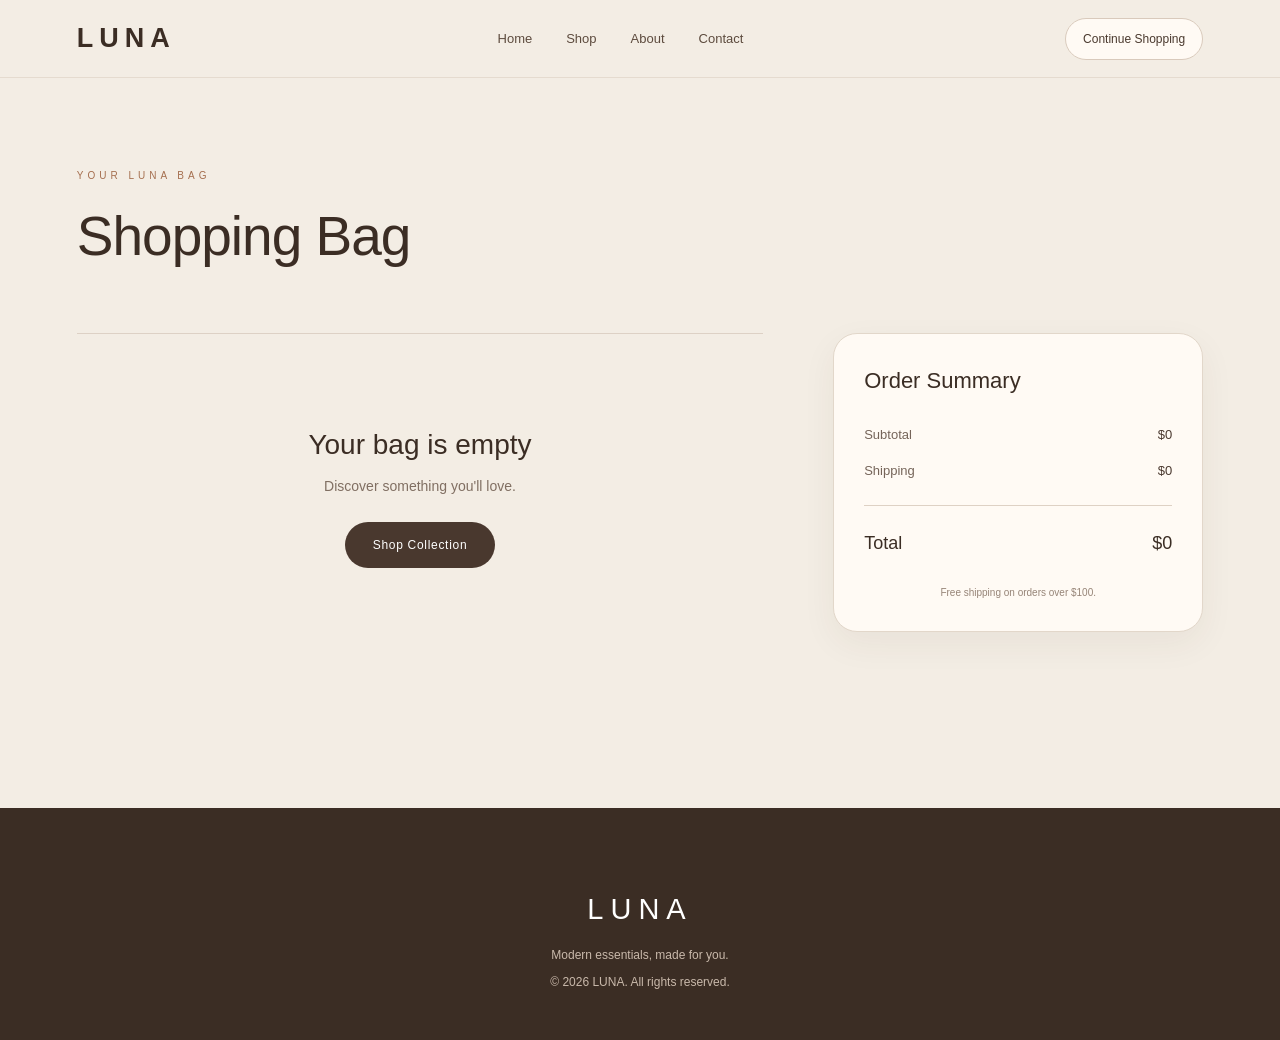
<file: cart.html>
<!DOCTYPE html>
<html lang="en">

<head>

    <meta charset="UTF-8">

    <meta
        name="viewport"
        content="width=device-width, initial-scale=1.0">

    <title>Your Bag — LUNA</title>

    <link
        rel="stylesheet"
        href="style.css">

</head>


<body>


    <!-- NAVBAR -->

    <header class="navbar">

        <a
            href="index.html"
            class="logo">

            LUNA

        </a>


        <nav class="nav-links">

            <a href="index.html">
                Home
            </a>

            <a href="shop.html">
                Shop
            </a>

            <a href="about.html">
                About
            </a>

            <a href="contact.html">
                Contact
            </a>

        </nav>


        <div class="nav-actions">

            <a href="shop.html">
                Continue Shopping
            </a>

        </div>

    </header>



    <!-- CART -->

    <main class="cart-page">

        <div class="cart-heading">

            <p>
                YOUR LUNA BAG
            </p>

            <h1>
                Shopping Bag
            </h1>

        </div>


        <div class="cart-layout">


            <!-- CART ITEMS -->

            <section>

                <div
                    id="cart-items"
                    class="cart-items">
                </div>


                <!-- EMPTY CART -->

                <div
                    id="empty-cart"
                    class="empty-cart"
                    style="display:none;">

                    <h2>
                        Your bag is empty
                    </h2>

                    <p>
                        Discover something you'll love.
                    </p>

                    <a
                        href="shop.html"
                        class="continue-button">

                        Shop Collection

                    </a>

                </div>

            </section>



            <!-- SUMMARY -->

            <aside class="cart-summary">

                <h2>
                    Order Summary
                </h2>


                <div class="summary-row">

                    <span>
                        Subtotal
                    </span>

                    <span id="subtotal">
                        $0
                    </span>

                </div>


                <div class="summary-row">

                    <span>
                        Shipping
                    </span>

                    <span id="shipping">
                        $0
                    </span>

                </div>


                <div class="summary-line">
                </div>


                <div class="summary-total">

                    <span>
                        Total
                    </span>

                    <span id="total">
                        $0
                    </span>

                </div>


                <a
                    href="checkout.html"
                    id="checkout-button"
                    class="checkout-button">

                    Proceed to Checkout

                </a>


                <p class="shipping-note">

                    Free shipping on orders over $100.

                </p>

            </aside>

        </div>

    </main>



    <!-- FOOTER -->

    <footer>

        <div class="footer-logo">
            LUNA
        </div>

        <p>
            Modern essentials, made for you.
        </p>

        <p>
            © 2026 LUNA. All rights reserved.
        </p>

    </footer>



    <script src="js/products.js"></script>

    <script src="js/cart.js"></script>

</body>

</html>
</file>
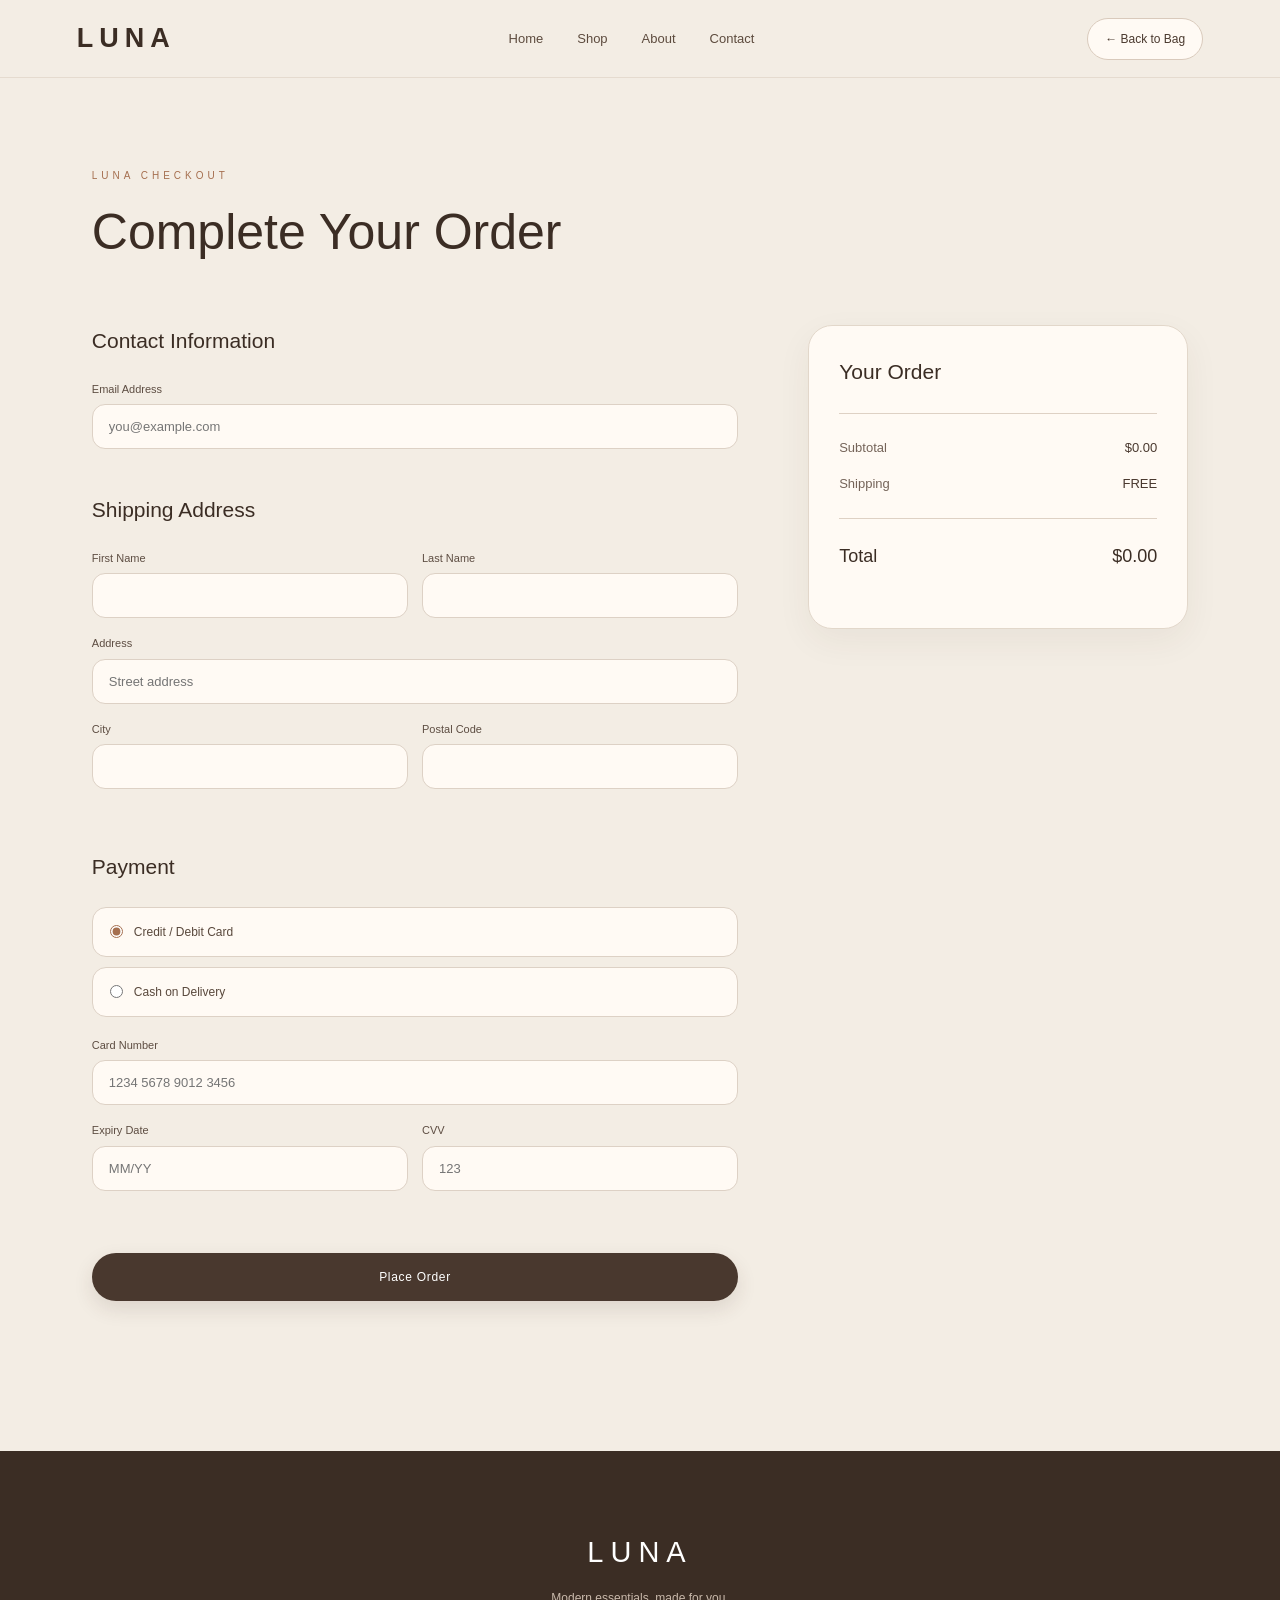
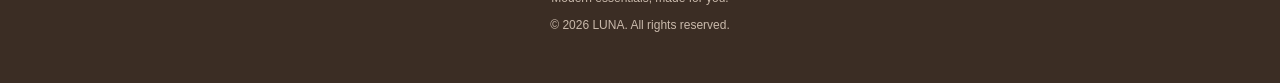
<file: checkout.html>
<!DOCTYPE html>
<html lang="en">

<head>

    <meta charset="UTF-8">

    <meta
        name="viewport"
        content="width=device-width, initial-scale=1.0">

    <title>Checkout — LUNA</title>

    <link
        rel="stylesheet"
        href="style.css">

</head>


<body>


    <!-- NAVBAR -->

    <header class="navbar">

        <a
            href="index.html"
            class="logo">

            LUNA

        </a>


        <nav class="nav-links">

            <a href="index.html">
                Home
            </a>

            <a href="shop.html">
                Shop
            </a>

            <a href="about.html">
                About
            </a>

            <a href="contact.html">
                Contact
            </a>

        </nav>


        <div class="nav-actions">

            <a href="cart.html">
                ← Back to Bag
            </a>

        </div>

    </header>



    <!-- CHECKOUT -->

    <main class="checkout-page">


        <div class="checkout-heading">

            <p>
                LUNA CHECKOUT
            </p>

            <h1>
                Complete Your Order
            </h1>

        </div>



        <div class="checkout-layout">


            <!-- FORM -->

            <section class="checkout-form">

                <form id="checkout-form">


                    <!-- CONTACT -->

                    <div class="checkout-section">

                        <h2>
                            Contact Information
                        </h2>


                        <div class="form-group">

                            <label for="email">
                                Email Address
                            </label>

                            <input
                                type="email"
                                id="email"
                                placeholder="you@example.com"
                                required>

                        </div>

                    </div>



                    <!-- SHIPPING -->

                    <div class="checkout-section">

                        <h2>
                            Shipping Address
                        </h2>


                        <div class="form-row">

                            <div class="form-group">

                                <label for="first-name">
                                    First Name
                                </label>

                                <input
                                    type="text"
                                    id="first-name"
                                    required>

                            </div>


                            <div class="form-group">

                                <label for="last-name">
                                    Last Name
                                </label>

                                <input
                                    type="text"
                                    id="last-name"
                                    required>

                            </div>

                        </div>


                        <div class="form-group">

                            <label for="address">
                                Address
                            </label>

                            <input
                                type="text"
                                id="address"
                                placeholder="Street address"
                                required>

                        </div>


                        <div class="form-row">

                            <div class="form-group">

                                <label for="city">
                                    City
                                </label>

                                <input
                                    type="text"
                                    id="city"
                                    required>

                            </div>


                            <div class="form-group">

                                <label for="postal">
                                    Postal Code
                                </label>

                                <input
                                    type="text"
                                    id="postal"
                                    required>

                            </div>

                        </div>

                    </div>



                    <!-- PAYMENT -->

                    <div class="checkout-section">

                        <h2>
                            Payment
                        </h2>


                        <div class="payment-methods">

                            <label class="payment-option">

                                <input
                                    type="radio"
                                    name="payment"
                                    value="card"
                                    checked>

                                <span>
                                    Credit / Debit Card
                                </span>

                            </label>


                            <label class="payment-option">

                                <input
                                    type="radio"
                                    name="payment"
                                    value="cash">

                                <span>
                                    Cash on Delivery
                                </span>

                            </label>

                        </div>


                        <div
                            id="card-fields"
                            class="card-fields">


                            <div class="form-group">

                                <label for="card-number">
                                    Card Number
                                </label>

                                <input
                                    type="text"
                                    id="card-number"
                                    placeholder="1234 5678 9012 3456"
                                    maxlength="19">

                            </div>


                            <div class="form-row">

                                <div class="form-group">

                                    <label for="expiry">
                                        Expiry Date
                                    </label>

                                    <input
                                        type="text"
                                        id="expiry"
                                        placeholder="MM/YY"
                                        maxlength="5">

                                </div>


                                <div class="form-group">

                                    <label for="cvv">
                                        CVV
                                    </label>

                                    <input
                                        type="password"
                                        id="cvv"
                                        placeholder="123"
                                        maxlength="3">

                                </div>

                            </div>

                        </div>

                    </div>



                    <button
                        type="submit"
                        class="place-order">

                        Place Order

                    </button>


                </form>

            </section>



            <!-- ORDER SUMMARY -->

            <aside class="checkout-summary">

                <h2>
                    Your Order
                </h2>


                <div
                    id="checkout-items"
                    class="checkout-items">
                </div>


                <div class="summary-line">
                </div>


                <div class="summary-row">

                    <span>
                        Subtotal
                    </span>

                    <span id="checkout-subtotal">
                        $0
                    </span>

                </div>


                <div class="summary-row">

                    <span>
                        Shipping
                    </span>

                    <span id="checkout-shipping">
                        $0
                    </span>

                </div>


                <div class="summary-line">
                </div>


                <div class="summary-total">

                    <span>
                        Total
                    </span>

                    <span id="checkout-total">
                        $0
                    </span>

                </div>

            </aside>

        </div>

    </main>



    <!-- FOOTER -->

    <footer>

        <div class="footer-logo">
            LUNA
        </div>

        <p>
            Modern essentials, made for you.
        </p>

        <p>
            © 2026 LUNA. All rights reserved.
        </p>

    </footer>



    <script src="js/products.js"></script>

    <script src="js/main.js"></script>

    <script src="js/checkout.js"></script>

</body>

</html>
</file>
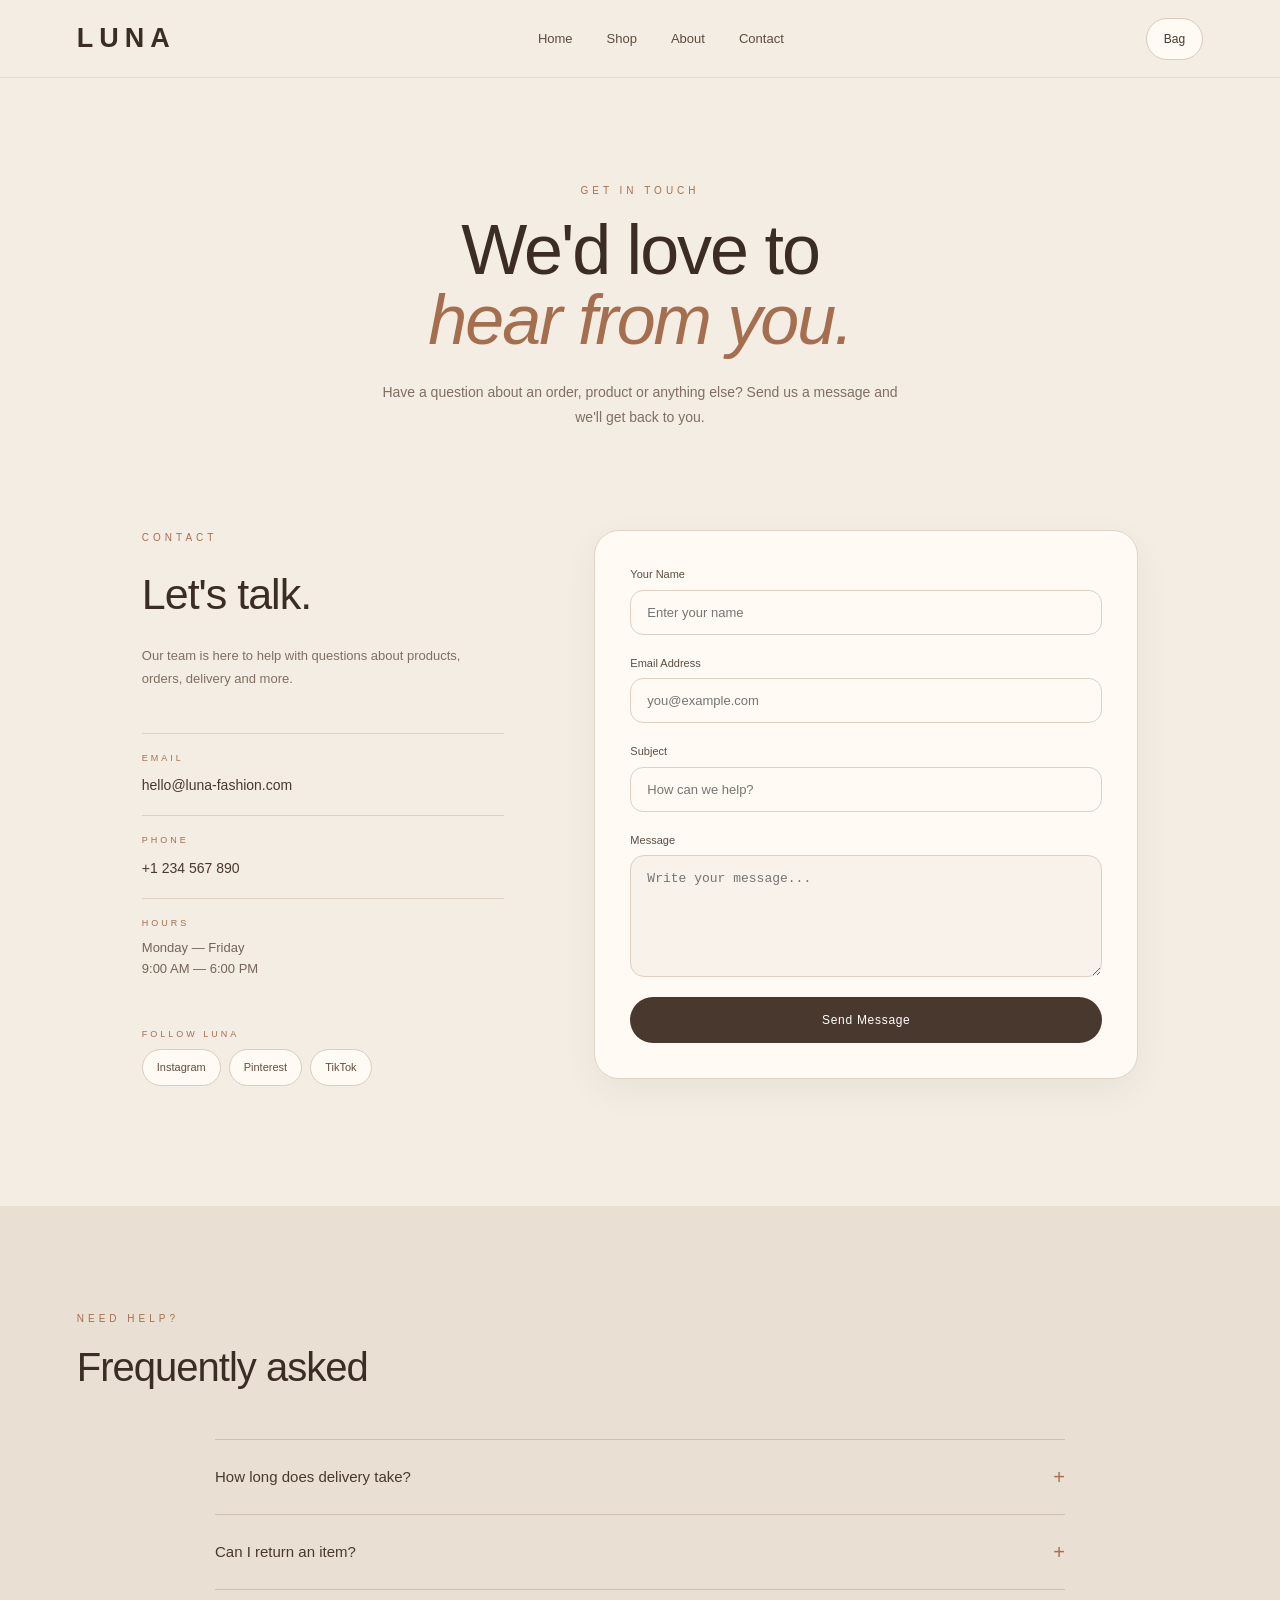
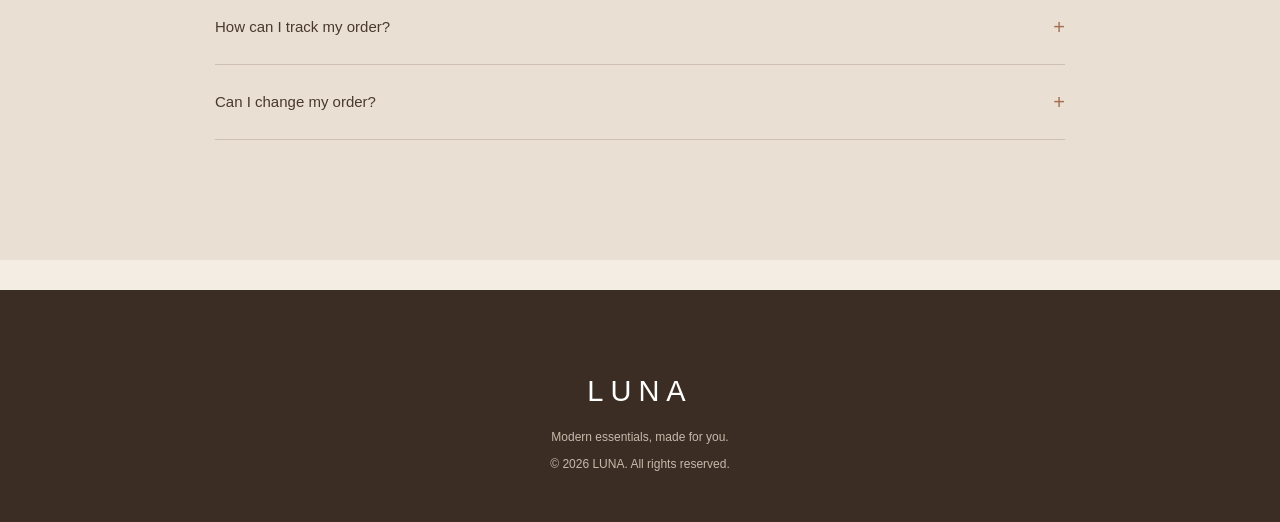
<file: contact.html>
<!DOCTYPE html>
<html lang="en">

<head>
    <meta charset="UTF-8">
    <meta name="viewport" content="width=device-width, initial-scale=1.0">

    <title>Contact | LUNA</title>

    <link rel="stylesheet" href="style.css">
</head>

<body>


    <!-- NAVBAR -->

    <nav class="navbar">

        <a href="index.html" class="logo">
            LUNA
        </a>

        <div class="nav-links">

            <a href="index.html">
                Home
            </a>

            <a href="shop.html">
                Shop
            </a>

            <a href="about.html">
                About
            </a>

            <a href="contact.html">
                Contact
            </a>

        </div>

        <div class="nav-actions">

           

            <a href="cart.html">
                Bag
            </a>

        </div>

    </nav>



    <!-- CONTACT HERO -->

    <section class="contact-hero">

        <p class="about-label">
            GET IN TOUCH
        </p>

        <h1>
            We'd love to
            <span>hear from you.</span>
        </h1>

        <p>
            Have a question about an order, product or
            anything else? Send us a message and we'll
            get back to you.
        </p>

    </section>



    <!-- CONTACT SECTION -->

    <section class="contact-section">


        <!-- CONTACT INFORMATION -->

        <div class="contact-info">

            <p class="about-label">
                CONTACT
            </p>

            <h2>
                Let's talk.
            </h2>

            <p class="contact-intro">
                Our team is here to help with questions
                about products, orders, delivery and more.
            </p>


            <div class="contact-detail">

                <span>
                    EMAIL
                </span>

                <a href="mailto:hello@luna-fashion.com">
                    hello@luna-fashion.com
                </a>

            </div>


            <div class="contact-detail">

                <span>
                    PHONE
                </span>

                <a href="tel:+1234567890">
                    +1 234 567 890
                </a>

            </div>


            <div class="contact-detail">

                <span>
                    HOURS
                </span>

                <p>
                    Monday — Friday
                    <br>
                    9:00 AM — 6:00 PM
                </p>

            </div>


            <div class="contact-social">

                <span>
                    FOLLOW LUNA
                </span>

                <div>

                    <a href="#">
                        Instagram
                    </a>

                    <a href="#">
                        Pinterest
                    </a>

                    <a href="#">
                        TikTok
                    </a>

                </div>

            </div>

        </div>



        <!-- CONTACT FORM -->

        <div class="contact-form-wrapper">

            <form
                class="contact-form"
                id="contact-form"
            >

                <div class="form-group">

                    <label for="contact-name">
                        Your Name
                    </label>

                    <input
                        type="text"
                        id="contact-name"
                        placeholder="Enter your name"
                        required
                    >

                </div>


                <div class="form-group">

                    <label for="contact-email">
                        Email Address
                    </label>

                    <input
                        type="email"
                        id="contact-email"
                        placeholder="you@example.com"
                        required
                    >

                </div>


                <div class="form-group">

                    <label for="contact-subject">
                        Subject
                    </label>

                    <input
                        type="text"
                        id="contact-subject"
                        placeholder="How can we help?"
                        required
                    >

                </div>


                <div class="form-group">

                    <label for="contact-message">
                        Message
                    </label>

                    <textarea
                        id="contact-message"
                        rows="6"
                        placeholder="Write your message..."
                        required
                    ></textarea>

                </div>


                <button
                    type="submit"
                    class="contact-submit"
                >
                    Send Message
                </button>

            </form>

        </div>

    </section>



    <!-- FAQ -->

    <section class="contact-faq">

        <div class="section-heading">

            <p>
                NEED HELP?
            </p>

            <h2>
                Frequently asked
            </h2>

        </div>


        <div class="faq-list">

            <details>

                <summary>
                    How long does delivery take?
                </summary>

                <p>
                    Orders are usually processed within
                    1–2 business days. Delivery times vary
                    depending on your location.
                </p>

            </details>


            <details>

                <summary>
                    Can I return an item?
                </summary>

                <p>
                    Yes. Eligible items can be returned
                    according to our return policy.
                </p>

            </details>


            <details>

                <summary>
                    How can I track my order?
                </summary>

                <p>
                    Once your order has been shipped,
                    you'll receive tracking information
                    through email.
                </p>

            </details>


            <details>

                <summary>
                    Can I change my order?
                </summary>

                <p>
                    Contact us as soon as possible after
                    placing your order and we'll check
                    whether changes can still be made.
                </p>

            </details>

        </div>

    </section>



    <!-- FOOTER -->

    <footer>

        <div class="footer-logo">
            LUNA
        </div>

        <p>
            Modern essentials, made for you.
        </p>

        <p>
            © 2026 LUNA. All rights reserved.
        </p>

    </footer>



    <!-- CONTACT FORM DEMO -->

    <script>

        const contactForm =
            document.getElementById("contact-form");

        contactForm.addEventListener("submit", function(event) {

            event.preventDefault();

            alert(
                "Thank you for contacting LUNA! We will get back to you soon."
            );

            contactForm.reset();

        });

    </script>


</body>

</html>
</file>
<file: style.css>
/* =========================================================
   LUNA — AUTUMN BEIGE COLLECTION
   Warm • Elegant • Rounded • Modern E-Commerce
========================================================= */

* {
    margin: 0;
    padding: 0;
    box-sizing: border-box;
}

html {
    scroll-behavior: smooth;
}

body {
    font-family: Arial, sans-serif;
    background: #f3ede4;
    color: #3b3028;
    line-height: 1.5;
    overflow-x: hidden;
}

a {
    text-decoration: none;
    color: inherit;
}

button,
input,
select {
    font-family: inherit;
}

button {
    border: none;
    background: none;
    cursor: pointer;
}

img {
    display: block;
    max-width: 100%;
}


/* =========================================================
   COLOR SYSTEM
========================================================= */

/*
   Main beige      #f3ede4
   Cream           #faf7f2
   Card            #fffdf9
   Brown           #49382e
   Dark brown      #2f241e
   Autumn         #a56f4f
   Soft brown      #8d725f
   Border          #e1d6c9
*/


/* =========================================================
   NAVBAR
========================================================= */

.navbar {
    height: 78px;
    padding: 0 6%;

    display: flex;
    align-items: center;
    justify-content: space-between;

    background: rgba(243, 237, 228, 0.94);

    border-bottom: 1px solid #e5dbcf;

    position: sticky;
    top: 0;
    z-index: 100;

    backdrop-filter: blur(15px);
    -webkit-backdrop-filter: blur(15px);
}

.logo {
    font-size: 27px;
    font-weight: 600;
    letter-spacing: 6px;

    color: #3b2d24;

    transition: 0.3s ease;
}

.logo:hover {
    color: #a56f4f;
}

.nav-links {
    display: flex;
    align-items: center;
    gap: 34px;
}

.nav-links a {
    position: relative;

    font-size: 13px;
    color: #5d4b3e;

    padding: 8px 0;

    transition: 0.3s ease;
}

.nav-links a::after {
    content: "";

    position: absolute;

    left: 50%;
    bottom: 0;

    width: 0;
    height: 2px;

    background: #a56f4f;

    border-radius: 10px;

    transform: translateX(-50%);

    transition: 0.3s ease;
}

.nav-links a:hover {
    color: #a56f4f;
}

.nav-links a:hover::after {
    width: 18px;
}

.nav-actions {
    display: flex;
    align-items: center;
    gap: 10px;
}

.nav-actions button,
.nav-actions a {
    min-width: 42px;
    height: 42px;

    display: flex;
    align-items: center;
    justify-content: center;

    border-radius: 50px;

    color: #4a392e;

    transition:
        background 0.3s ease,
        color 0.3s ease,
        transform 0.3s ease;
}

.nav-actions button {
    font-size: 19px;
}

.nav-actions button:hover {
    background: #fffaf4;
    color: #a56f4f;
    transform: translateY(-2px);
}

.nav-actions a {
    padding: 0 17px;

    font-size: 12px;

    border: 1px solid #d9cabc;

    background: #fffaf4;
}

.nav-actions a:hover {
    background: #49382e;
    border-color: #49382e;
    color: white;

    transform: translateY(-2px);
}


/* =========================================================
   HERO
========================================================= */

.hero {
    min-height: 78vh;

    margin: 18px 3% 0;

    display: flex;
    align-items: center;

    position: relative;
    overflow: hidden;

    border-radius: 28px;

    background:
        linear-gradient(
            90deg,
            rgba(49, 35, 27, 0.62),
            rgba(49, 35, 27, 0.15)
        ),
        url("https://images.unsplash.com/photo-1496747611176-843222e1e57c?auto=format&fit=crop&w=1800&q=90");

    background-size: cover;
    background-position: center;
}

.hero-content {
    position: relative;
    z-index: 2;

    color: white;

    max-width: 650px;

    padding: 8%;
}

.hero-small {
    font-size: 10px;

    letter-spacing: 4px;

    margin-bottom: 20px;

    color: #f0dfce;
}

.hero h1 {
    font-size: clamp(48px, 6vw, 82px);

    line-height: 0.98;

    font-weight: 400;

    letter-spacing: -2px;

    margin-bottom: 25px;
}

.hero-content > p:not(.hero-small) {
    max-width: 500px;

    font-size: 16px;

    line-height: 1.8;

    color: rgba(255,255,255,0.88);

    margin-bottom: 32px;
}


/* =========================================================
   BUTTON SYSTEM
========================================================= */

.hero-button,
.add-cart,
.details-cart,
.checkout-button,
.place-order,
.continue-button {

    display: inline-flex;

    align-items: center;
    justify-content: center;

    border-radius: 50px;

    font-size: 12px;

    letter-spacing: 0.7px;

    transition:
        transform 0.3s ease,
        background 0.3s ease,
        box-shadow 0.3s ease,
        color 0.3s ease;
}


/* HERO BUTTON */

.hero-button {
    padding: 15px 28px;

    background: #fffaf4;

    color: #3b2d24;

    box-shadow:
        0 10px 25px rgba(0,0,0,0.12);
}

.hero-button:hover {
    background: #d49a76;

    color: white;

    transform: translateY(-3px);

    box-shadow:
        0 14px 30px rgba(0,0,0,0.18);
}


/* =========================================================
   SECTIONS
========================================================= */

.categories,
.featured {
    padding: 105px 6%;
}

.section-heading {
    margin-bottom: 42px;
}

.section-heading p {
    font-size: 10px;

    letter-spacing: 4px;

    color: #a56f4f;

    margin-bottom: 11px;
}

.section-heading h2 {
    font-size: 40px;

    font-weight: 400;

    letter-spacing: -1px;

    color: #3b2d24;
}


/* =========================================================
   CATEGORY CARDS
========================================================= */

.category-grid {
    display: grid;

    grid-template-columns: repeat(3, 1fr);

    gap: 22px;
}

.category-card {
    position: relative;

    overflow: hidden;

    border-radius: 22px;

    background: #fffaf4;

    box-shadow:
        0 10px 30px rgba(82, 59, 43, 0.07);

    cursor: pointer;
}

.category-image {
    height: 500px;

    background-size: cover;
    background-position: center;

    transition:
        transform 0.7s cubic-bezier(0.2, 0.7, 0.2, 1);
}

.category-card:hover .category-image {
    transform: scale(1.06);
}

.category-card::after {
    content: "";

    position: absolute;

    inset: 0;

    background:
        linear-gradient(
            transparent 45%,
            rgba(45,31,23,0.55)
        );

    pointer-events: none;
}

.dresses {
    background-image:
        url("https://images.unsplash.com/photo-1595777457583-95e059d581b8?auto=format&fit=crop&w=1000&q=90");
}

.tops {
    background-image:
        url("https://images.unsplash.com/photo-1551488831-00ddcb6c6bd3?auto=format&fit=crop&w=1000&q=90");
}

.shoes {
    background-image:
        url("https://images.unsplash.com/photo-1543163521-1bf539c55dd2?auto=format&fit=crop&w=1000&q=90");
}

.category-card h3 {
    position: absolute;

    z-index: 3;

    left: 25px;
    bottom: 23px;

    color: white;

    font-size: 23px;

    font-weight: 400;
}


/* =========================================================
   PRODUCT GRID
========================================================= */

.product-grid {
    display: grid;

    grid-template-columns: repeat(4, 1fr);

    gap: 22px;
}


/* =========================================================
   PRODUCT CARD
========================================================= */

.product-card {
    position: relative;

    background: #fffdf9;

    border: 1px solid #e9dfd4;

    border-radius: 20px;

    overflow: hidden;

    box-shadow:
        0 7px 22px rgba(79, 57, 42, 0.05);

    transition:
        transform 0.4s ease,
        box-shadow 0.4s ease,
        border-color 0.4s ease;
}

.product-card:hover {
    transform: translateY(-7px);

    border-color: #d8c4b3;

    box-shadow:
        0 18px 40px rgba(79, 57, 42, 0.12);
}


/* IMAGE WRAPPER FEEL */

.product-card > a {
    display: block;

    position: relative;

    overflow: hidden;

    background: #eee5da;
}

.product-image {
    width: 100%;

    aspect-ratio: 3 / 4;

    object-fit: cover;

    transition:
        transform 0.7s cubic-bezier(0.2, 0.7, 0.2, 1);
}

.product-card:hover .product-image {
    transform: scale(1.055);
}


/* PRODUCT INFO */

.product-info {
    padding: 18px 18px 20px;
}

.product-info h3 {
    font-size: 15px;

    font-weight: 400;

    color: #3d3028;

    margin-bottom: 7px;
}

.product-price {
    color: #9b6c50;

    font-size: 14px;

    font-weight: 500;
}


/* =========================================================
   PRODUCT ACTIONS
========================================================= */

.product-actions {
    position: absolute;

    top: 14px;
    right: 14px;

    z-index: 5;

    display: flex;

    flex-direction: column;

    gap: 8px;
}

.product-actions button {
    width: 40px;
    height: 40px;

    display: flex;

    align-items: center;
    justify-content: center;

    border-radius: 50%;

    background: rgba(255,250,244,0.95);

    color: #594438;

    font-size: 17px;

    box-shadow:
        0 6px 18px rgba(50,35,25,0.13);

    transition:
        transform 0.3s ease,
        background 0.3s ease,
        color 0.3s ease;
}

.product-actions button:hover {
    background: #a56f4f;

    color: white;

    transform: scale(1.1);
}


/* =========================================================
   ADD TO BAG
========================================================= */

.add-cart {
    width: 100%;

    padding: 13px 18px;

    margin-top: 13px;

    background: #49382e;

    color: white;

    box-shadow:
        0 5px 15px rgba(65,45,33,0.12);
}

.add-cart:hover {
    background: #a56f4f;

    transform: translateY(-2px);

    box-shadow:
        0 9px 20px rgba(165,111,79,0.20);
}


/* =========================================================
   SHOP HEADER
========================================================= */

.shop-header {
    text-align: center;

    padding: 95px 20px 60px;
}

.shop-header > p:first-child {
    font-size: 10px;

    letter-spacing: 4px;

    color: #a56f4f;

    margin-bottom: 14px;
}

.shop-header h1 {
    font-size: clamp(48px, 6vw, 68px);

    font-weight: 400;

    letter-spacing: -2px;

    color: #3b2d24;

    margin-bottom: 18px;
}

.shop-description {
    max-width: 520px;

    margin: auto;

    color: #806f62;

    font-size: 14px;

    line-height: 1.8;
}


/* =========================================================
   SHOP SECTION
========================================================= */

.shop-section {
    padding: 0 6% 110px;
}


/* =========================================================
   SHOP FILTERS
========================================================= */

.shop-controls {
    display: flex;

    gap: 10px;

    flex-wrap: wrap;

    padding: 14px;

    margin-bottom: 28px;

    background: #fffaf4;

    border: 1px solid #e4d8cb;

    border-radius: 18px;

    box-shadow:
        0 8px 25px rgba(76,54,40,0.04);
}

.search-box {
    flex: 1;

    min-width: 220px;
}

.search-box input {
    width: 100%;

    height: 45px;

    padding: 0 17px;

    border: 1px solid #dfd2c5;

    border-radius: 50px;

    background: #f7f1e9;

    color: #3b3028;

    font-size: 13px;

    outline: none;

    transition:
        background 0.3s ease,
        border-color 0.3s ease,
        box-shadow 0.3s ease;
}

.search-box input::placeholder {
    color: #9b8b7e;
}

.search-box input:focus {
    background: white;

    border-color: #b88b6c;

    box-shadow:
        0 0 0 4px rgba(165,111,79,0.08);
}

.shop-controls select {
    height: 45px;

    padding: 0 38px 0 16px;

    border: 1px solid #dfd2c5;

    border-radius: 50px;

    background: #f7f1e9;

    color: #5a493d;

    font-size: 12px;

    outline: none;

    cursor: pointer;

    transition: 0.3s ease;
}

.shop-controls select:hover,
.shop-controls select:focus {
    background: white;

    border-color: #b88b6c;
}


/* =========================================================
   SHOP TOP
========================================================= */

.shop-top {
    display: flex;

    align-items: center;
    justify-content: space-between;

    margin-bottom: 24px;
}

.shop-top p {
    font-size: 12px;

    color: #8b796c;
}


/* =========================================================
   PRODUCT DETAILS
========================================================= */

.product-details {
    max-width: 1250px;

    margin: auto;

    padding: 90px 6% 120px;

    display: grid;

    grid-template-columns: 1fr 1fr;

    gap: 85px;

    align-items: start;
}

.product-details-image {
    overflow: hidden;

    border-radius: 25px;

    background: #fffaf4;

    box-shadow:
        0 12px 35px rgba(72,50,37,0.08);
}

.product-details-image img {
    width: 100%;

    aspect-ratio: 3 / 4;

    object-fit: cover;

    transition: transform 0.7s ease;
}

.product-details-image:hover img {
    transform: scale(1.025);
}


/* =========================================================
   PRODUCT DETAILS INFO
========================================================= */

.product-details-info {
    padding-top: 25px;
}

.product-category {
    font-size: 10px;

    letter-spacing: 4px;

    color: #a56f4f;

    margin-bottom: 20px;
}

.product-details-info h1 {
    font-size: clamp(38px, 4vw, 55px);

    font-weight: 400;

    line-height: 1.05;

    letter-spacing: -1.5px;

    color: #3b2d24;

    margin-bottom: 20px;
}

.details-price {
    font-size: 21px;

    color: #9b6c50;

    font-weight: 500;

    margin-bottom: 30px;
}

.product-description {
    max-width: 500px;

    color: #77685d;

    font-size: 14px;

    line-height: 1.9;

    margin-bottom: 40px;
}


/* =========================================================
   QUANTITY
========================================================= */

.quantity-section {
    margin-bottom: 28px;
}

.quantity-section > p {
    font-size: 12px;

    color: #5d4d42;

    margin-bottom: 10px;
}

.quantity-control {
    width: 135px;

    display: flex;

    align-items: center;
    justify-content: space-between;

    border: 1px solid #dcd0c3;

    border-radius: 50px;

    background: #fffaf4;

    overflow: hidden;
}

.quantity-control button {
    width: 42px;
    height: 42px;

    color: #574438;

    transition: background 0.25s ease;
}

.quantity-control button:hover {
    background: #eaded1;
}

.quantity-control span {
    font-size: 13px;
}


/* =========================================================
   PRODUCT BUTTONS
========================================================= */

.product-buttons {
    display: flex;

    gap: 10px;

    margin-bottom: 50px;
}

.details-cart {
    flex: 1;

    padding: 16px 20px;

    background: #49382e;

    color: white;

    box-shadow:
        0 8px 20px rgba(65,45,33,0.12);
}

.details-cart:hover {
    background: #a56f4f;

    transform: translateY(-2px);

    box-shadow:
        0 12px 25px rgba(165,111,79,0.2);
}

.details-wishlist {
    width: 55px;
    height: 48px;

    display: flex;

    align-items: center;
    justify-content: center;

    border: 1px solid #d2c3b5;

    border-radius: 50%;

    background: #fffaf4;

    color: #594438;

    font-size: 21px;

    transition:
        background 0.3s ease,
        color 0.3s ease,
        transform 0.3s ease;
}

.details-wishlist:hover {
    background: #a56f4f;

    color: white;

    border-color: #a56f4f;

    transform: scale(1.05);
}


/* =========================================================
   PRODUCT EXTRA
========================================================= */

.product-extra {
    border-top: 1px solid #ded2c6;
}

.product-extra > div {
    padding: 20px 0;

    border-bottom: 1px solid #ded2c6;

    transition: padding-left 0.3s ease;
}

.product-extra > div:hover {
    padding-left: 5px;
}

.product-extra span {
    font-size: 12px;

    color: #4c3b30;

    font-weight: 600;
}

.product-extra p {
    margin-top: 7px;

    color: #88786c;

    font-size: 13px;

    line-height: 1.6;
}


/* =========================================================
   CART
========================================================= */

.cart-page {
    max-width: 1350px;

    margin: auto;

    padding: 90px 6% 120px;
}

.cart-heading {
    margin-bottom: 55px;
}

.cart-heading p {
    font-size: 10px;

    letter-spacing: 4px;

    color: #a56f4f;

    margin-bottom: 12px;
}

.cart-heading h1 {
    font-size: clamp(40px, 5vw, 55px);

    font-weight: 400;

    letter-spacing: -1px;

    color: #3b2d24;
}

.cart-layout {
    display: grid;

    grid-template-columns: 1fr 370px;

    gap: 70px;

    align-items: start;
}


/* =========================================================
   CART ITEM
========================================================= */

.cart-item {
    display: grid;

    grid-template-columns: 130px 1fr auto;

    gap: 25px;

    padding: 28px 0;

    border-top: 1px solid #ddd1c5;
}

.cart-item:first-child {
    border-top: none;
}

.cart-item-image {
    width: 130px;
    height: 165px;

    object-fit: cover;

    border-radius: 17px;

    background: #fffaf4;
}

.cart-item-info {
    display: flex;

    flex-direction: column;

    justify-content: center;
}

.cart-item-info h3 {
    font-size: 17px;

    font-weight: 400;

    color: #3d3028;

    margin-bottom: 7px;
}

.cart-item-category {
    font-size: 10px;

    letter-spacing: 2px;

    color: #9b8778;

    margin-bottom: 14px;
}

.cart-item-price {
    color: #9b6c50;

    font-size: 14px;
}


/* =========================================================
   CART QUANTITY
========================================================= */

.cart-item-controls {
    display: flex;

    align-items: center;

    gap: 18px;

    margin-top: 18px;
}

.cart-quantity {
    display: flex;

    align-items: center;

    border: 1px solid #d9cdc0;

    border-radius: 50px;

    background: #fffaf4;

    overflow: hidden;
}

.cart-quantity button {
    width: 34px;
    height: 34px;

    font-size: 17px;

    color: #574438;

    transition: background 0.25s ease;
}

.cart-quantity button:hover {
    background: #eaded1;
}

.cart-quantity span {
    width: 32px;

    text-align: center;

    font-size: 12px;
}

.remove-item {
    color: #947c6c;

    font-size: 11px;

    text-decoration: underline;

    transition: color 0.3s ease;
}

.remove-item:hover {
    color: #a56f4f;
}

.cart-item-total {
    display: flex;

    align-items: center;

    color: #594438;

    font-size: 15px;
}


/* =========================================================
   CART SUMMARY
========================================================= */

.cart-summary {
    background: #fffaf4;

    padding: 30px;

    border: 1px solid #e2d7ca;

    border-radius: 24px;

    box-shadow:
        0 12px 35px rgba(72,50,37,0.06);
}

.cart-summary h2 {
    font-size: 22px;

    font-weight: 400;

    color: #3b2d24;

    margin-bottom: 28px;
}

.summary-row {
    display: flex;

    justify-content: space-between;

    margin-bottom: 17px;

    font-size: 13px;

    color: #756459;
}

.summary-row span:last-child {
    color: #49382e;

    font-weight: 500;
}

.summary-line {
    height: 1px;

    background: #ded1c4;

    margin: 24px 0;
}

.summary-total {
    display: flex;

    justify-content: space-between;

    color: #3b2d24;

    font-size: 18px;

    margin-bottom: 28px;
}

.checkout-button {
    width: 100%;

    padding: 16px;

    background: #49382e;

    color: white;
}

.checkout-button:hover {
    background: #a56f4f;

    transform: translateY(-2px);
}

.shipping-note {
    text-align: center;

    color: #968477;

    font-size: 10px;

    margin-top: 16px;

    line-height: 1.6;
}


/* =========================================================
   EMPTY CART
========================================================= */

.empty-cart {
    text-align: center;

    padding: 90px 20px;

    border-top: 1px solid #ddd1c5;
}

.empty-cart h2 {
    font-size: 28px;

    font-weight: 400;

    color: #3b2d24;

    margin-bottom: 10px;
}

.empty-cart p {
    color: #806f62;

    font-size: 14px;

    margin-bottom: 25px;
}

.continue-button {
    padding: 14px 28px;

    background: #49382e;

    color: white;
}

.continue-button:hover {
    background: #a56f4f;

    transform: translateY(-2px);
}


/* =========================================================
   CHECKOUT
========================================================= */

.checkout-page {
    max-width: 1250px;

    margin: auto;

    padding: 90px 6% 120px;
}

.checkout-heading {
    margin-bottom: 55px;
}

.checkout-heading p {
    font-size: 10px;

    letter-spacing: 4px;

    color: #a56f4f;

    margin-bottom: 12px;
}

.checkout-heading h1 {
    font-size: clamp(40px, 5vw, 50px);

    font-weight: 400;

    color: #3b2d24;
}

.checkout-layout {
    display: grid;

    grid-template-columns: 1fr 380px;

    gap: 70px;

    align-items: start;
}


/* =========================================================
   CHECKOUT FORM
========================================================= */

.checkout-section {
    margin-bottom: 45px;
}

.checkout-section h2 {
    font-size: 21px;

    font-weight: 400;

    color: #3b2d24;

    margin-bottom: 24px;
}

.form-group {
    display: flex;

    flex-direction: column;

    gap: 7px;

    margin-bottom: 17px;
}

.form-group label {
    font-size: 11px;

    color: #5d4d42;
}

.form-group input {
    width: 100%;

    padding: 14px 16px;

    border: 1px solid #ddd1c5;

    border-radius: 13px;

    background: #fffaf4;

    color: #3b3028;

    font-size: 13px;

    outline: none;

    transition:
        border-color 0.3s ease,
        box-shadow 0.3s ease,
        background 0.3s ease;
}

.form-group input:focus {
    background: white;

    border-color: #b88b6c;

    box-shadow:
        0 0 0 4px rgba(165,111,79,0.08);
}

.form-row {
    display: grid;

    grid-template-columns: 1fr 1fr;

    gap: 14px;
}


/* =========================================================
   PAYMENT
========================================================= */

.payment-methods {
    display: flex;

    flex-direction: column;

    gap: 10px;

    margin-bottom: 20px;
}

.payment-option {
    display: flex;

    align-items: center;

    gap: 11px;

    padding: 15px 17px;

    border: 1px solid #ddd1c5;

    border-radius: 14px;

    background: #fffaf4;

    color: #59483c;

    font-size: 12px;

    cursor: pointer;

    transition:
        border-color 0.3s ease,
        background 0.3s ease;
}

.payment-option:hover {
    border-color: #b88b6c;

    background: white;
}

.payment-option input {
    accent-color: #a56f4f;
}

.card-fields {
    margin-top: 20px;
}


/* =========================================================
   PLACE ORDER
========================================================= */

.place-order {
    width: 100%;

    padding: 17px;

    background: #49382e;

    color: white;

    box-shadow:
        0 8px 20px rgba(65,45,33,0.12);
}

.place-order:hover {
    background: #a56f4f;

    transform: translateY(-2px);
}


/* =========================================================
   CHECKOUT SUMMARY
========================================================= */

.checkout-summary {
    background: #fffaf4;

    padding: 30px;

    border: 1px solid #e2d7ca;

    border-radius: 24px;

    position: sticky;

    top: 100px;

    box-shadow:
        0 12px 35px rgba(72,50,37,0.06);
}

.checkout-summary h2 {
    font-size: 21px;

    font-weight: 400;

    color: #3b2d24;

    margin-bottom: 25px;
}

.checkout-item {
    display: flex;

    gap: 14px;

    margin-bottom: 18px;
}

.checkout-item img {
    width: 65px;
    height: 80px;

    object-fit: cover;

    border-radius: 12px;
}

.checkout-item-info {
    flex: 1;
}

.checkout-item-info h3 {
    font-size: 13px;

    font-weight: 400;

    color: #49382e;

    margin-bottom: 5px;
}

.checkout-item-info p {
    font-size: 11px;

    color: #907e70;
}

.checkout-item-price {
    color: #8f634a;

    font-size: 13px;
}


/* =========================================================
   FOOTER
========================================================= */

footer {
    margin-top: 30px;

    padding: 80px 6% 40px;

    background: #3b2d24;

    color: white;

    text-align: center;
}

.footer-logo {
    font-size: 29px;

    letter-spacing: 7px;

    margin-bottom: 15px;
}

footer p {
    margin: 9px;

    color: #c9b9ab;

    font-size: 12px;
}


/* =========================================================
   RESPONSIVE — 1000px
========================================================= */

@media (max-width: 1000px) {

    .nav-links {
        gap: 22px;
    }

    .product-grid {
        grid-template-columns: repeat(3, 1fr);
    }

    .category-image {
        height: 430px;
    }

    .product-details {
        gap: 50px;
    }

    .cart-layout {
        grid-template-columns: 1fr 320px;

        gap: 40px;
    }

    .checkout-layout {
        grid-template-columns: 1fr 330px;

        gap: 40px;
    }
}


/* =========================================================
   RESPONSIVE — 850px
========================================================= */

@media (max-width: 850px) {

    .nav-links {
        display: none;
    }

    .navbar {
        padding: 0 5%;
    }

    .product-grid {
        grid-template-columns: repeat(2, 1fr);
    }

    .category-grid {
        grid-template-columns: 1fr;
    }

    .category-image {
        height: 500px;
    }

    .product-details {
        grid-template-columns: 1fr;

        gap: 45px;

        padding: 60px 5% 90px;
    }

    .product-details-info {
        padding-top: 0;
    }

    .cart-layout {
        grid-template-columns: 1fr;

        gap: 45px;
    }

    .checkout-layout {
        grid-template-columns: 1fr;

        gap: 45px;
    }

    .checkout-summary {
        position: static;

        order: -1;
    }
}


/* =========================================================
   MOBILE — 600px
========================================================= */

@media (max-width: 600px) {

    /* NAVBAR */

    .navbar {
        height: 68px;

        padding: 0 16px;
    }

    .logo {
        font-size: 22px;

        letter-spacing: 5px;
    }

    .nav-actions {
        gap: 5px;
    }

    .nav-actions button {
        min-width: 36px;

        width: 36px;
        height: 36px;

        font-size: 18px;
    }

    .nav-actions a {
        height: 36px;

        padding: 0 12px;

        font-size: 10px;
    }


    /* HERO */

    .hero {
        margin: 10px;

        min-height: 76vh;

        border-radius: 22px;

        background-position: 62% center;
    }

    .hero-content {
        padding: 28px;
    }

    .hero-small {
        font-size: 9px;
    }

    .hero h1 {
        font-size: 43px;

        letter-spacing: -1.5px;
    }

    .hero-content > p:not(.hero-small) {
        font-size: 13px;

        line-height: 1.7;
    }


    /* SECTIONS */

    .categories,
    .featured {
        padding: 75px 18px;
    }

    .section-heading h2 {
        font-size: 31px;
    }


    /* CATEGORIES */

    .category-grid {
        gap: 14px;
    }

    .category-image {
        height: 420px;
    }

    .category-card {
        border-radius: 18px;
    }


    /* PRODUCTS */

    .product-grid {
        grid-template-columns: 1fr 1fr;

        gap: 10px;
    }

    .product-card {
        border-radius: 15px;
    }

    .product-info {
        padding: 13px 11px 15px;
    }

    .product-info h3 {
        font-size: 12px;
    }

    .product-price {
        font-size: 12px;
    }

    .product-actions {
        top: 7px;
        right: 7px;
    }

    .product-actions button {
        width: 33px;
        height: 33px;

        font-size: 14px;
    }

    .add-cart {
        padding: 11px 5px;

        font-size: 9px;
    }


    /* SHOP */

    .shop-header {
        padding: 70px 18px 50px;
    }

    .shop-header h1 {
        font-size: 47px;
    }

    .shop-section {
        padding: 0 14px 80px;
    }

    .shop-controls {
        padding: 10px;

        border-radius: 15px;
    }

    .search-box {
        min-width: 100%;
    }

    .shop-controls select {
        flex: 1;

        padding: 0 8px;

        font-size: 10px;
    }


    /* PRODUCT */

    .product-details {
        padding: 40px 17px 80px;

        gap: 32px;
    }

    .product-details-image {
        border-radius: 20px;
    }

    .product-details-info h1 {
        font-size: 36px;
    }

    .details-price {
        font-size: 18px;
    }

    .product-description {
        font-size: 13px;
    }

    .details-wishlist {
        width: 50px;
    }


    /* CART */

    .cart-page {
        padding: 55px 17px 85px;
    }

    .cart-heading h1 {
        font-size: 38px;
    }

    .cart-item {
        grid-template-columns: 82px 1fr;

        gap: 14px;

        padding: 22px 0;
    }

    .cart-item-image {
        width: 82px;

        height: 112px;

        border-radius: 13px;
    }

    .cart-item-info h3 {
        font-size: 13px;
    }

    .cart-item-total {
        display: none;
    }

    .cart-item-controls {
        gap: 10px;
    }

    .cart-summary {
        padding: 23px;

        border-radius: 20px;
    }


    /* CHECKOUT */

    .checkout-page {
        padding: 55px 17px 85px;
    }

    .checkout-heading h1 {
        font-size: 35px;
    }

    .form-row {
        grid-template-columns: 1fr;

        gap: 0;
    }

    .checkout-summary {
        padding: 23px;

        border-radius: 20px;
    }


    /* FOOTER */

    footer {
        padding: 65px 20px 35px;
    }

}


/* =========================================================
   VERY SMALL DEVICES
========================================================= */

@media (max-width: 380px) {

    .nav-actions a {
        display: none;
    }

    .hero h1 {
        font-size: 39px;
    }

    .product-grid {
        gap: 7px;
    }

    .product-info {
        padding: 11px 8px 13px;
    }

}


/* =========================================================
   ABOUT PAGE
========================================================= */

.about-hero {
    min-height: 68vh;

    margin: 18px 3% 0;

    display: flex;
    align-items: center;

    position: relative;

    overflow: hidden;

    border-radius: 28px;

    background:
        linear-gradient(
            rgba(61, 45, 35, 0.45),
            rgba(61, 45, 35, 0.45)
        ),
        url("https://images.unsplash.com/photo-1445205170230-053b83016050?auto=format&fit=crop&w=1800&q=90");

    background-size: cover;

    background-position: center;
}

.about-hero-content {
    max-width: 680px;

    padding: 8%;

    color: white;
}

.about-label {
    font-size: 10px;

    letter-spacing: 4px;

    color: #a56f4f;

    margin-bottom: 17px;
}

.about-hero .about-label {
    color: #e8cdb8;
}

.about-hero h1 {
    font-size: clamp(48px, 6vw, 78px);

    line-height: 1;

    font-weight: 400;

    letter-spacing: -2px;

    margin-bottom: 25px;
}

.about-hero h1 span {
    display: block;

    font-style: italic;

    color: #e8cdb8;
}

.about-hero-content > p:last-child {
    max-width: 510px;

    font-size: 15px;

    line-height: 1.8;

    color: rgba(255,255,255,0.88);
}


/* =========================================================
   ABOUT STORY
========================================================= */

.about-story {
    max-width: 1200px;

    margin: auto;

    padding: 120px 6%;

    display: grid;

    grid-template-columns: 1fr 1fr;

    gap: 85px;

    align-items: center;
}

.about-story-image {
    overflow: hidden;

    border-radius: 24px;

    background: #e7d9ca;

    box-shadow:
        0 15px 40px rgba(73,52,39,0.08);
}

.about-story-image img {
    width: 100%;

    aspect-ratio: 4 / 5;

    object-fit: cover;

    transition: transform 0.7s ease;
}

.about-story-image:hover img {
    transform: scale(1.04);
}

.about-story-content h2 {
    max-width: 480px;

    font-size: clamp(38px, 4vw, 55px);

    line-height: 1.05;

    font-weight: 400;

    letter-spacing: -1.5px;

    color: #3b2d24;

    margin-bottom: 28px;
}

.about-story-content p:not(.about-label) {
    max-width: 500px;

    color: #77685d;

    font-size: 14px;

    line-height: 1.9;

    margin-bottom: 18px;
}


/* =========================================================
   VALUES
========================================================= */

.about-values {
    padding: 105px 6%;

    background: #e9dfd3;
}

.values-grid {
    display: grid;

    grid-template-columns: repeat(3, 1fr);

    gap: 20px;
}

.value-card {
    padding: 35px;

    min-height: 250px;

    background: #fffaf4;

    border: 1px solid #ded0c1;

    border-radius: 22px;

    transition:
        transform 0.35s ease,
        box-shadow 0.35s ease;
}

.value-card:hover {
    transform: translateY(-7px);

    box-shadow:
        0 15px 35px rgba(72,50,37,0.09);
}

.value-number {
    font-size: 11px;

    letter-spacing: 2px;

    color: #a56f4f;

    margin-bottom: 45px;
}

.value-card h3 {
    font-size: 25px;

    font-weight: 400;

    color: #3b2d24;

    margin-bottom: 12px;
}

.value-card p {
    color: #817165;

    font-size: 13px;

    line-height: 1.7;
}


/* =========================================================
   ABOUT BANNER
========================================================= */

.about-banner {
    min-height: 500px;

    margin: 80px 3%;

    border-radius: 28px;

    display: flex;

    align-items: center;

    justify-content: center;

    text-align: center;

    position: relative;

    overflow: hidden;

    background:
        linear-gradient(
            rgba(58,42,32,0.52),
            rgba(58,42,32,0.52)
        ),
        url("https://images.unsplash.com/photo-1485968579580-b6d095142e6e?auto=format&fit=crop&w=1800&q=90");

    background-size: cover;

    background-position: center;
}

.about-banner-content {
    position: relative;

    z-index: 2;

    color: white;
}

.about-banner-content > p {
    font-size: 10px;

    letter-spacing: 4px;

    color: #e8cdb8;

    margin-bottom: 15px;
}

.about-banner-content h2 {
    font-size: clamp(42px, 5vw, 65px);

    font-weight: 400;

    line-height: 1;

    letter-spacing: -1.5px;

    margin-bottom: 30px;
}


/* =========================================================
   CONTACT HERO
========================================================= */

.contact-hero {
    text-align: center;

    max-width: 750px;

    margin: auto;

    padding: 105px 20px 80px;
}

.contact-hero h1 {
    font-size: clamp(45px, 6vw, 70px);

    font-weight: 400;

    line-height: 1;

    letter-spacing: -2px;

    color: #3b2d24;

    margin-bottom: 25px;
}

.contact-hero h1 span {
    display: block;

    color: #a56f4f;

    font-style: italic;
}

.contact-hero > p:last-child {
    max-width: 540px;

    margin: auto;

    color: #806f62;

    font-size: 14px;

    line-height: 1.8;
}


/* =========================================================
   CONTACT SECTION
========================================================= */

.contact-section {
    max-width: 1150px;

    margin: auto;

    padding: 20px 6% 120px;

    display: grid;

    grid-template-columns: 0.8fr 1.2fr;

    gap: 90px;

    align-items: start;
}

.contact-info h2 {
    font-size: 43px;

    font-weight: 400;

    letter-spacing: -1px;

    color: #3b2d24;

    margin-bottom: 17px;
}

.contact-intro {
    max-width: 380px;

    color: #806f62;

    font-size: 13px;

    line-height: 1.8;

    margin-bottom: 42px;
}

.contact-detail {
    padding: 18px 0;

    border-top: 1px solid #ded1c4;
}

.contact-detail:last-of-type {
    border-bottom: 1px solid #ded1c4;
}

.contact-detail span,
.contact-social > span {
    display: block;

    font-size: 9px;

    letter-spacing: 3px;

    color: #a56f4f;

    margin-bottom: 8px;
}

.contact-detail a {
    font-size: 14px;

    color: #49382e;

    transition: color 0.3s ease;
}

.contact-detail a:hover {
    color: #a56f4f;
}

.contact-detail p {
    color: #756459;

    font-size: 13px;

    line-height: 1.6;
}

.contact-social {
    margin-top: 30px;
}

.contact-social div {
    display: flex;

    flex-wrap: wrap;

    gap: 8px;
}

.contact-social a {
    padding: 9px 14px;

    border: 1px solid #d9ccbf;

    border-radius: 50px;

    background: #fffaf4;

    color: #604d40;

    font-size: 11px;

    transition: 0.3s ease;
}

.contact-social a:hover {
    background: #49382e;

    border-color: #49382e;

    color: white;
}


/* =========================================================
   CONTACT FORM
========================================================= */

.contact-form-wrapper {
    padding: 35px;

    background: #fffaf4;

    border: 1px solid #e0d4c7;

    border-radius: 25px;

    box-shadow:
        0 12px 35px rgba(72,50,37,0.06);
}

.contact-form .form-group {
    margin-bottom: 20px;
}

.contact-form textarea {
    width: 100%;

    resize: vertical;

    padding: 15px 16px;

    border: 1px solid #ddd1c5;

    border-radius: 14px;

    background: #f8f2ea;

    color: #3b3028;

    font-size: 13px;

    outline: none;

    transition:
        background 0.3s ease,
        border-color 0.3s ease,
        box-shadow 0.3s ease;
}

.contact-form textarea:focus {
    background: white;

    border-color: #b88b6c;

    box-shadow:
        0 0 0 4px rgba(165,111,79,0.08);
}

.contact-submit {
    width: 100%;

    padding: 16px;

    border-radius: 50px;

    background: #49382e;

    color: white;

    font-size: 12px;

    letter-spacing: 0.7px;

    transition:
        background 0.3s ease,
        transform 0.3s ease,
        box-shadow 0.3s ease;
}

.contact-submit:hover {
    background: #a56f4f;

    transform: translateY(-2px);

    box-shadow:
        0 10px 22px rgba(165,111,79,0.2);
}


/* =========================================================
   FAQ
========================================================= */

.contact-faq {
    padding: 105px 6% 120px;

    background: #e9dfd3;
}

.faq-list {
    max-width: 850px;

    margin: auto;
}

.faq-list details {
    border-top: 1px solid #cfc0b2;

    padding: 22px 0;

    cursor: pointer;
}

.faq-list details:last-child {
    border-bottom: 1px solid #cfc0b2;
}

.faq-list summary {
    list-style: none;

    display: flex;

    align-items: center;

    justify-content: space-between;

    font-size: 15px;

    color: #49382e;

    cursor: pointer;
}

.faq-list summary::-webkit-details-marker {
    display: none;
}

.faq-list summary::after {
    content: "+";

    font-size: 20px;

    font-weight: 300;

    color: #a56f4f;

    transition: transform 0.3s ease;
}

.faq-list details[open] summary::after {
    transform: rotate(45deg);
}

.faq-list details p {
    max-width: 700px;

    padding-top: 15px;

    color: #806f62;

    font-size: 13px;

    line-height: 1.8;
}


/* =========================================================
   ABOUT + CONTACT MOBILE
========================================================= */

@media (max-width: 850px) {

    .about-story {
        grid-template-columns: 1fr;

        gap: 45px;

        padding: 80px 5%;
    }

    .values-grid {
        grid-template-columns: 1fr;
    }

    .contact-section {
        grid-template-columns: 1fr;

        gap: 50px;

        padding: 20px 5% 90px;
    }

}


@media (max-width: 600px) {

    .about-hero {
        min-height: 70vh;

        margin: 10px;

        border-radius: 22px;
    }

    .about-hero-content {
        padding: 28px;
    }

    .about-hero h1 {
        font-size: 44px;
    }

    .about-story {
        padding: 70px 18px;
    }

    .about-story-image {
        border-radius: 19px;
    }

    .about-story-content h2 {
        font-size: 36px;
    }

    .about-values {
        padding: 75px 18px;
    }

    .value-card {
        padding: 27px;

        min-height: 220px;

        border-radius: 18px;
    }

    .value-number {
        margin-bottom: 35px;
    }

    .about-banner {
        min-height: 430px;

        margin: 50px 10px;

        border-radius: 22px;
    }

    .about-banner-content {
        padding: 25px;
    }

    .about-banner-content h2 {
        font-size: 43px;
    }

    .contact-hero {
        padding: 75px 20px 60px;
    }

    .contact-hero h1 {
        font-size: 44px;
    }

    .contact-section {
        padding: 10px 18px 80px;
    }

    .contact-info h2 {
        font-size: 36px;
    }

    .contact-form-wrapper {
        padding: 22px;

        border-radius: 20px;
    }

    .contact-faq {
        padding: 75px 18px 85px;
    }

}


/* =========================================
   WISHLIST PAGE
========================================= */

.wishlist-hero {
    background: #e9dfd3;
    min-height: 360px;
    display: flex;
    align-items: center;
    justify-content: center;
    text-align: center;
    padding: 70px 20px;
}

.wishlist-hero-content {
    max-width: 650px;
}

.wishlist-label,
.wishlist-small-label {
    font-size: 12px;
    letter-spacing: 3px;
    font-weight: 600;
    color: #a56f4f;
    margin-bottom: 18px;
}

.wishlist-hero h1 {
    font-family: Georgia, serif;
    font-size: clamp(42px, 6vw, 72px);
    font-weight: 400;
    color: #49382e;
    margin-bottom: 20px;
}

.wishlist-hero p:last-child {
    color: #806f62;
    font-size: 16px;
    line-height: 1.8;
}


/* Wishlist section */

.wishlist-section {
    max-width: 1250px;
    margin: 0 auto;
    padding: 80px 30px;
}

.wishlist-heading {
    display: flex;
    align-items: flex-end;
    justify-content: space-between;
    margin-bottom: 40px;
}

.wishlist-heading h2 {
    font-family: Georgia, serif;
    font-size: 38px;
    font-weight: 400;
    color: #49382e;
}

#wishlist-product-count {
    color: #806f62;
    font-size: 14px;
}


/* Wishlist image */

.wishlist-image-wrapper {
    position: relative;
    overflow: hidden;
    border-radius: 22px;
    background: #e9dfd3;
}

.wishlist-image-wrapper .product-image {
    width: 100%;
    height: 390px;
    object-fit: cover;
    display: block;
    transition: transform 0.5s ease;
}

.wishlist-card:hover .product-image {
    transform: scale(1.04);
}


/* Remove heart */

.wishlist-remove {
    position: absolute;
    top: 16px;
    right: 16px;

    width: 44px;
    height: 44px;

    border-radius: 50%;

    background: rgba(255, 250, 244, 0.94);

    color: #a56f4f;

    font-size: 20px;

    display: flex;
    align-items: center;
    justify-content: center;

    box-shadow: 0 5px 18px rgba(73, 56, 46, 0.12);

    transition:
        transform 0.3s ease,
        background 0.3s ease,
        color 0.3s ease;
}

.wishlist-remove:hover {
    transform: scale(1.08);
    background: #a56f4f;
    color: #fffaf4;
}


/* Product information */

.wishlist-card .product-info {
    padding: 22px 5px 5px;
}

.wishlist-card .product-category {
    text-transform: uppercase;
    letter-spacing: 1.5px;
    font-size: 11px;
    color: #a56f4f;
    margin-bottom: 8px;
}

.wishlist-card h3 {
    font-family: Georgia, serif;
    font-size: 21px;
    font-weight: 400;
    color: #49382e;
    margin-bottom: 10px;
}

.wishlist-card .product-price {
    font-size: 15px;
    font-weight: 600;
    color: #49382e;
    margin-bottom: 18px;
}


/* Add to bag */

.wishlist-add-cart {
    width: 100%;
    padding: 14px 22px;

    border-radius: 999px;

    background: #49382e;
    color: #fffaf4;

    font-size: 13px;
    font-weight: 600;
    letter-spacing: 0.5px;

    transition:
        transform 0.3s ease,
        background 0.3s ease,
        box-shadow 0.3s ease;
}

.wishlist-add-cart:hover {
    background: #a56f4f;
    transform: translateY(-2px);
    box-shadow: 0 8px 20px rgba(73, 56, 46, 0.15);
}


/* Empty wishlist */

.empty-wishlist {
    text-align: center;
    padding: 100px 20px;
    background: #fffaf4;
    border-radius: 28px;
    border: 1px solid #dfd0c1;
}

.empty-heart {
    width: 80px;
    height: 80px;

    margin: 0 auto 25px;

    border-radius: 50%;

    background: #e9dfd3;

    color: #a56f4f;

    font-size: 38px;

    display: flex;
    align-items: center;
    justify-content: center;
}

.empty-wishlist h2 {
    font-family: Georgia, serif;
    font-size: 32px;
    font-weight: 400;
    color: #49382e;
    margin-bottom: 12px;
}

.empty-wishlist p {
    color: #806f62;
    margin-bottom: 28px;
}

.wishlist-shop-button {
    display: inline-flex;
    align-items: center;
    justify-content: center;

    padding: 14px 28px;

    border-radius: 999px;

    background: #49382e;
    color: #fffaf4;

    font-size: 13px;
    font-weight: 600;

    transition:
        transform 0.3s ease,
        background 0.3s ease;
}

.wishlist-shop-button:hover {
    background: #a56f4f;
    transform: translateY(-2px);
}


/* Mobile */

@media (max-width: 700px) {

    .wishlist-hero {
        min-height: 300px;
        padding: 55px 20px;
    }

    .wishlist-section {
        padding: 55px 18px;
    }

    .wishlist-heading {
        align-items: flex-start;
        flex-direction: column;
        gap: 10px;
    }

    .wishlist-heading h2 {
        font-size: 31px;
    }

    .wishlist-image-wrapper .product-image {
        height: 340px;
    }

    .empty-wishlist {
        padding: 75px 20px;
    }

}

/* =========================================
   PRODUCT WISHLIST HEART
========================================= */

.product-image-wrapper {
    position: relative;
    overflow: hidden;
    border-radius: 22px;
    background: #e9dfd3;
}

.product-image-wrapper .product-image {
    width: 100%;
    display: block;
    transition: transform 0.5s ease;
}

.product-card:hover .product-image-wrapper .product-image {
    transform: scale(1.04);
}


.product-wishlist {
    position: absolute;

    top: 15px;
    right: 15px;

    width: 44px;
    height: 44px;

    border-radius: 50%;

    background: rgba(255, 250, 244, 0.95);

    color: #49382e;

    font-size: 21px;

    display: flex;
    align-items: center;
    justify-content: center;

    box-shadow:
        0 6px 20px rgba(73, 56, 46, 0.12);

    transition:
        transform 0.3s ease,
        background 0.3s ease,
        color 0.3s ease;
}


.product-wishlist:hover {
    transform: scale(1.08);
    background: #49382e;
    color: #fffaf4;
}


.product-wishlist.active {
    background: #a56f4f;
    color: #fffaf4;
}


.product-wishlist.active:hover {
    background: #49382e;
}



/* =========================================
   ADD TO BAG BUTTON
========================================= */

.add-to-cart-button {
    width: 100%;

    padding: 14px 20px;

    margin-top: 16px;

    border-radius: 999px;

    background: #49382e;
    color: #fffaf4;

    font-size: 13px;
    font-weight: 600;

    letter-spacing: 0.5px;

    transition:
        transform 0.3s ease,
        background 0.3s ease,
        box-shadow 0.3s ease;
}


.add-to-cart-button:hover {
    background: #a56f4f;

    transform: translateY(-2px);

    box-shadow:
        0 8px 20px rgba(73, 56, 46, 0.16);
}


.add-to-cart-button.added {
    background: #806f62;
}
</file>
